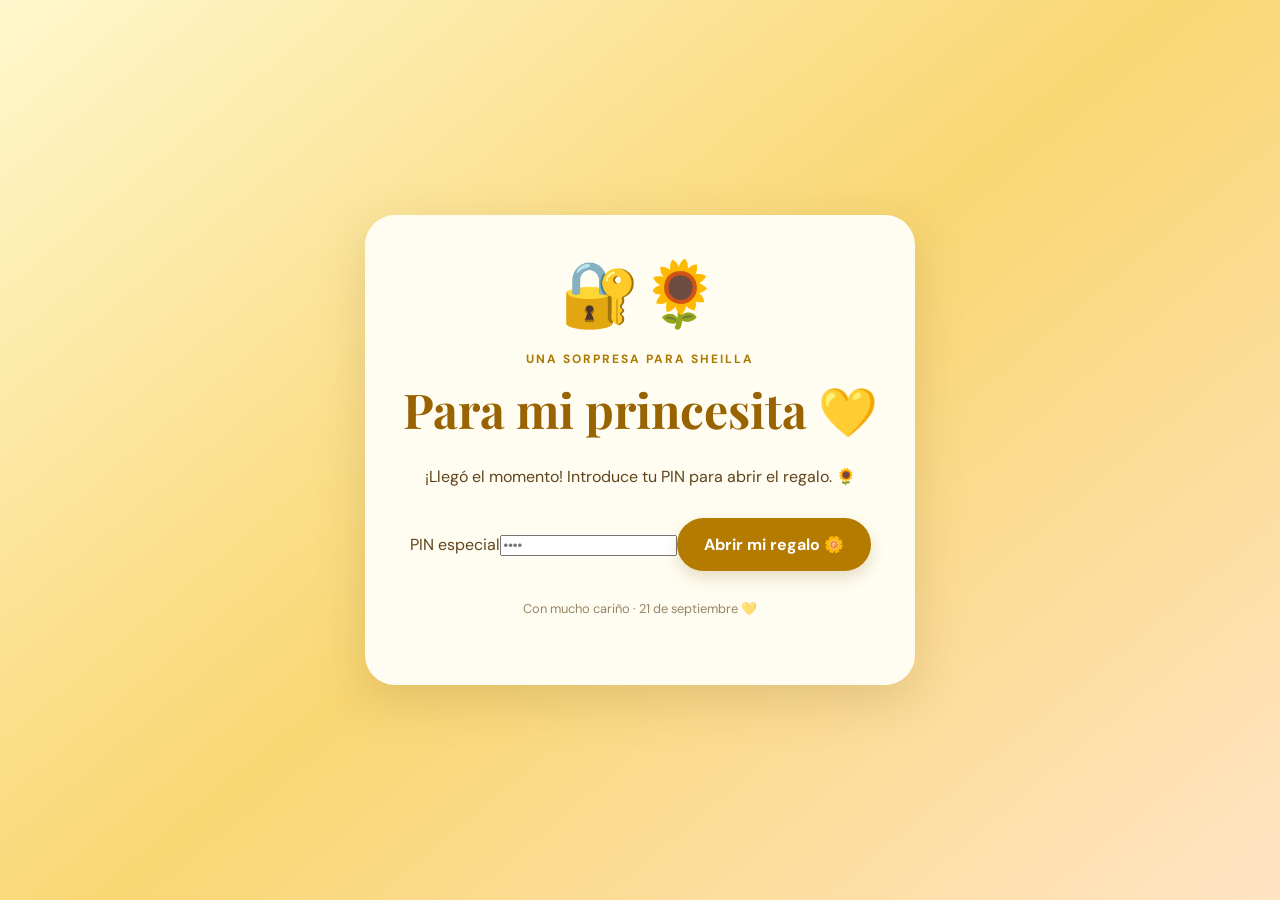
<file: index.html>
<!doctype html><html lang="es"><head><meta charset="utf-8"><meta name="viewport" content="width=device-width,initial-scale=1"><title>Una sorpresa para Sheilla 🔐</title><link rel="stylesheet" href="estilos.css"></head><body class="inicio"><main class="lockscreen"><section class="lock-card"><div class="lock-icon">🔐🌻</div><div class="lock-tag">UNA SORPRESA PARA SHEILLA</div><h1>Para mi princesita 💛</h1><p id="status">Preparando tu jardín...</p><form id="unlock-form"  hidden><label for="pin">PIN especial</label><input id="pin" name="pin" type="password" inputmode="numeric" pattern="[0-9]{4}" maxlength="4" required autocomplete="off" placeholder="••••"><button class="btn" type="submit">Abrir mi regalo 🌼</button><p id="error" role="status"></p></form><p class="lock-foot">Con mucho cariño · 21 de septiembre 💛</p></section></main><script>

const target=1790003400000;
const form=document.getElementById('unlock-form'),status=document.getElementById('status');
function tick(){const remaining=Math.max(0,target-Date.now());if(!remaining){status.textContent='¡Llegó el momento! Introduce tu PIN para abrir el regalo. 🌻';form.hidden=false;return;}form.hidden=true;const h=Math.floor(remaining/3600000),m=Math.floor(remaining%3600000/60000),s=Math.floor(remaining%60000/1000);status.textContent='Se abre el 21 de septiembre a las 10:10 a. m. (Ecuador). Faltan '+h+' h '+m+' min '+s+' s.';}
tick();setInterval(tick,1000);
form.addEventListener('submit',e=>{
e.preventDefault();
const error=document.getElementById('error');
if(Date.now()<target){error.textContent='Todavía no es la hora 💛';return;}
if(document.getElementById('pin').value==='2603'){
sessionStorage.setItem('sheilla-access','yes');
location.href='inicio.html';
}else{error.textContent='PIN incorrecto, mi princesita. Intenta otra vez 💛';}
});
</script></body></html>
</file>
<file: estilos.css>
@import url('https://fonts.googleapis.com/css2?family=DM+Sans:wght@400;600;700&family=Playfair+Display:wght@600;700&display=swap');
*{box-sizing:border-box}body{margin:0;min-height:100vh;font-family:'DM Sans',sans-serif;color:#60441d;overflow-x:hidden}a{color:inherit}.layout{position:relative;z-index:1;max-width:850px;margin:auto;padding:35px 22px 65px;text-align:center}.nav{display:flex;justify-content:center;flex-wrap:wrap;gap:9px;margin-bottom:50px}.nav a{padding:9px 12px;border-radius:25px;text-decoration:none;background:#ffffffa6;font-size:.83rem}.nav a[aria-current=page]{background:#9d6a00;color:white}.panel{padding:36px 26px;border-radius:32px;background:#fffdf0d9;box-shadow:0 16px 45px #71501722;backdrop-filter:blur(8px)}h1{font-family:'Playfair Display',serif;font-size:clamp(2.3rem,7vw,4.6rem);line-height:1.15;margin:15px 0 25px}p{font-size:1.13rem;line-height:1.9;max-width:630px;margin:0 auto 26px}.emoji{font-size:clamp(5rem,15vw,8rem);animation:float 3s ease-in-out infinite;filter:drop-shadow(0 10px 9px #8d602544)}.btn{display:inline-block;border:0;border-radius:35px;background:#b47b00;color:white;text-decoration:none;padding:16px 27px;font:700 1rem 'DM Sans',sans-serif;cursor:pointer;box-shadow:0 7px 15px #80601833}.btn:hover{transform:translateY(-3px)}.foot{margin-top:32px;font-size:.85rem;opacity:.75}.inicio{background:linear-gradient(145deg,#fff9dd,#fbdc84)}.inicio h1{color:#996000}.jardin{background:linear-gradient(145deg,#e7f4b6,#ffea92)}.jardin h1{color:#517d26}.jardin .panel{border:3px solid #fff6b0}.carta{background:linear-gradient(145deg,#fff0e9,#ffe4ac)}.carta h1{color:#a76553}.carta .panel{border:2px dashed #dbad75;transform:rotate(-.4deg)}.razones{background:linear-gradient(145deg,#fff8d0,#f8d6e2)}.razones h1{color:#a5527a}.razones .panel{border:2px solid #fff}.sorpresa{background:linear-gradient(145deg,#f8d97a,#ffefc2,#f4c6d8)}.sorpresa h1{color:#a05a00}.sorpresa .panel{border:3px solid #f9d55e}.petal{position:fixed;top:-60px;pointer-events:none;animation:fall linear infinite;z-index:0}@keyframes float{50%{transform:translateY(-13px) rotate(3deg)}}@keyframes fall{to{transform:translate(75px,110vh) rotate(360deg)}}@media(max-width:550px){.nav{margin-bottom:28px}.panel{padding:30px 18px}}@media(prefers-reduced-motion:reduce){*,*:before,*:after{animation:none!important;transition:none!important}}

.lockscreen{min-height:100vh;display:grid;place-items:center;padding:24px;background:linear-gradient(140deg,#fff7cc,#f9d773,#ffe4c4)}
.lock-card{width:min(100%,550px);text-align:center;background:#fffdf1;padding:38px 26px;border-radius:30px;box-shadow:0 15px 50px #7e5a2433}
.lock-icon{font-size:4rem}.lock-tag{font-size:.75rem;font-weight:700;letter-spacing:2px;color:#ac7900;margin-top:15px}
.lock-card h1{font-size:clamp(2rem,7vw,3rem);color:#986300}.lock-card p{font-size:1rem}
#pin-area[hidden]{display:none}#pin-area label{display:block;margin:10px 0;font-weight:700}
#secret-pin{display:block;margin:12px auto 20px;width:160px;border:2px solid #e8c35e;border-radius:15px;text-align:center;font-size:1.8rem;padding:10px;background:white;color:#60441d}
#pin-feedback{min-height:1.5em;color:#9e4d26}.lock-foot{opacity:.65;margin-top:25px!important;font-size:.8rem!important}

/* Jardín abundante, adaptable a móviles */
.garden-scene{position:relative;isolation:isolate;overflow:hidden;border-radius:25px;background:linear-gradient(#aee6f5 0%,#fff8b5 66%,#9fc96b 67%,#4f9b48 100%);min-height:330px;margin:0 auto 25px;padding:38px 12px 18px;box-shadow:inset 0 0 30px #fff8b8}
.garden-sun{position:absolute;right:8%;top:12px;font-size:3rem;animation:float 4s ease-in-out infinite}
.garden-flowers{position:relative;z-index:2;display:flex;flex-wrap:wrap;justify-content:center;align-items:end;gap:0 3px;padding-top:35px;min-height:275px}
.garden-flowers span{display:inline-block;font-size:clamp(2.1rem,6vw,3.6rem);line-height:1.35;transform-origin:bottom center;animation:flower-sway 3s ease-in-out infinite;filter:drop-shadow(0 4px 2px #4a6e2840)}
.garden-flowers span:nth-child(3n){font-size:clamp(2.8rem,8vw,4.6rem);animation-delay:-1s}
.garden-flowers span:nth-child(4n){animation-delay:-2s}
.garden-flowers span:nth-child(5n){font-size:clamp(1.9rem,5vw,3rem);animation-delay:-.5s}
.garden-ground{position:absolute;bottom:0;left:0;right:0;height:22px;background:#4a973f;z-index:1}
@keyframes flower-sway{0%,100%{transform:rotate(-7deg)}50%{transform:rotate(7deg)}}
@media(max-width:550px){.garden-scene{min-height:390px}.garden-flowers{min-height:330px;gap:2px}}
@media(prefers-reduced-motion:reduce){.garden-flowers span{animation:none}}
</file>
